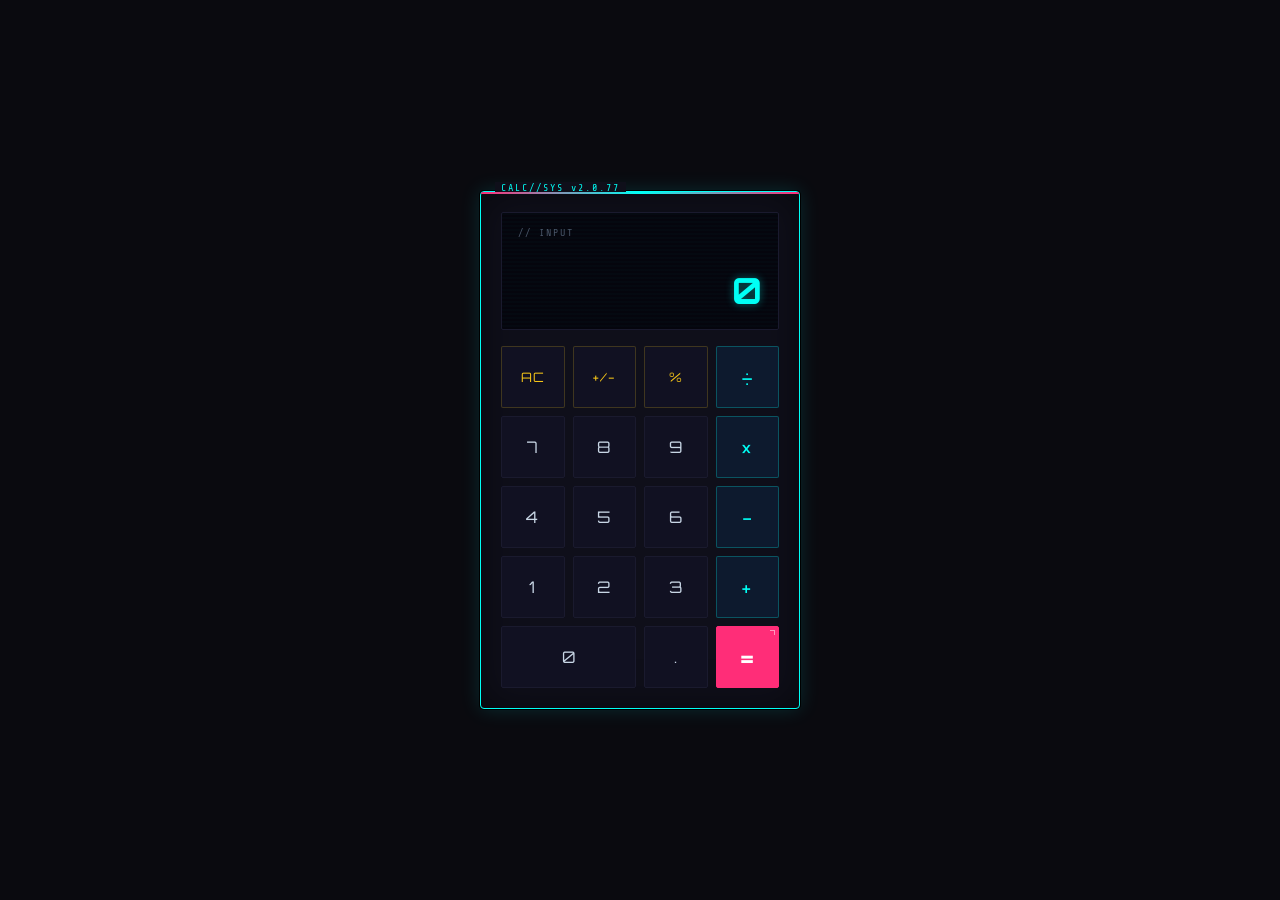
<file: calculator/index.html>
<!DOCTYPE html>
<html lang="en">
<head>
  <meta charset="UTF-8" />
  <meta name="viewport" content="width=device-width, initial-scale=1.0" />
  <title>CALC//SYS</title>
  <link rel="stylesheet" href="style.css" />
</head>
<body>
  <div class="calculator">
    <div class="display">
      <div class="display-label">// INPUT</div>
      <div class="expression" id="expression"></div>
      <div class="result" id="result">0</div>
    </div>
    <div class="buttons">
      <button class="btn util" data-action="clear">AC</button>
      <button class="btn util" data-action="sign">+/-</button>
      <button class="btn util" data-action="percent">%</button>
      <button class="btn op" data-value="/">÷</button>

      <button class="btn num" data-value="7">7</button>
      <button class="btn num" data-value="8">8</button>
      <button class="btn num" data-value="9">9</button>
      <button class="btn op" data-value="*">×</button>

      <button class="btn num" data-value="4">4</button>
      <button class="btn num" data-value="5">5</button>
      <button class="btn num" data-value="6">6</button>
      <button class="btn op" data-value="-">−</button>

      <button class="btn num" data-value="1">1</button>
      <button class="btn num" data-value="2">2</button>
      <button class="btn num" data-value="3">3</button>
      <button class="btn op" data-value="+">+</button>

      <button class="btn num wide" data-value="0">0</button>
      <button class="btn num" data-value=".">.</button>
      <button class="btn eq" data-action="equals">=</button>
    </div>
  </div>
  <script src="script.js"></script>
</body>
</html>
</file>
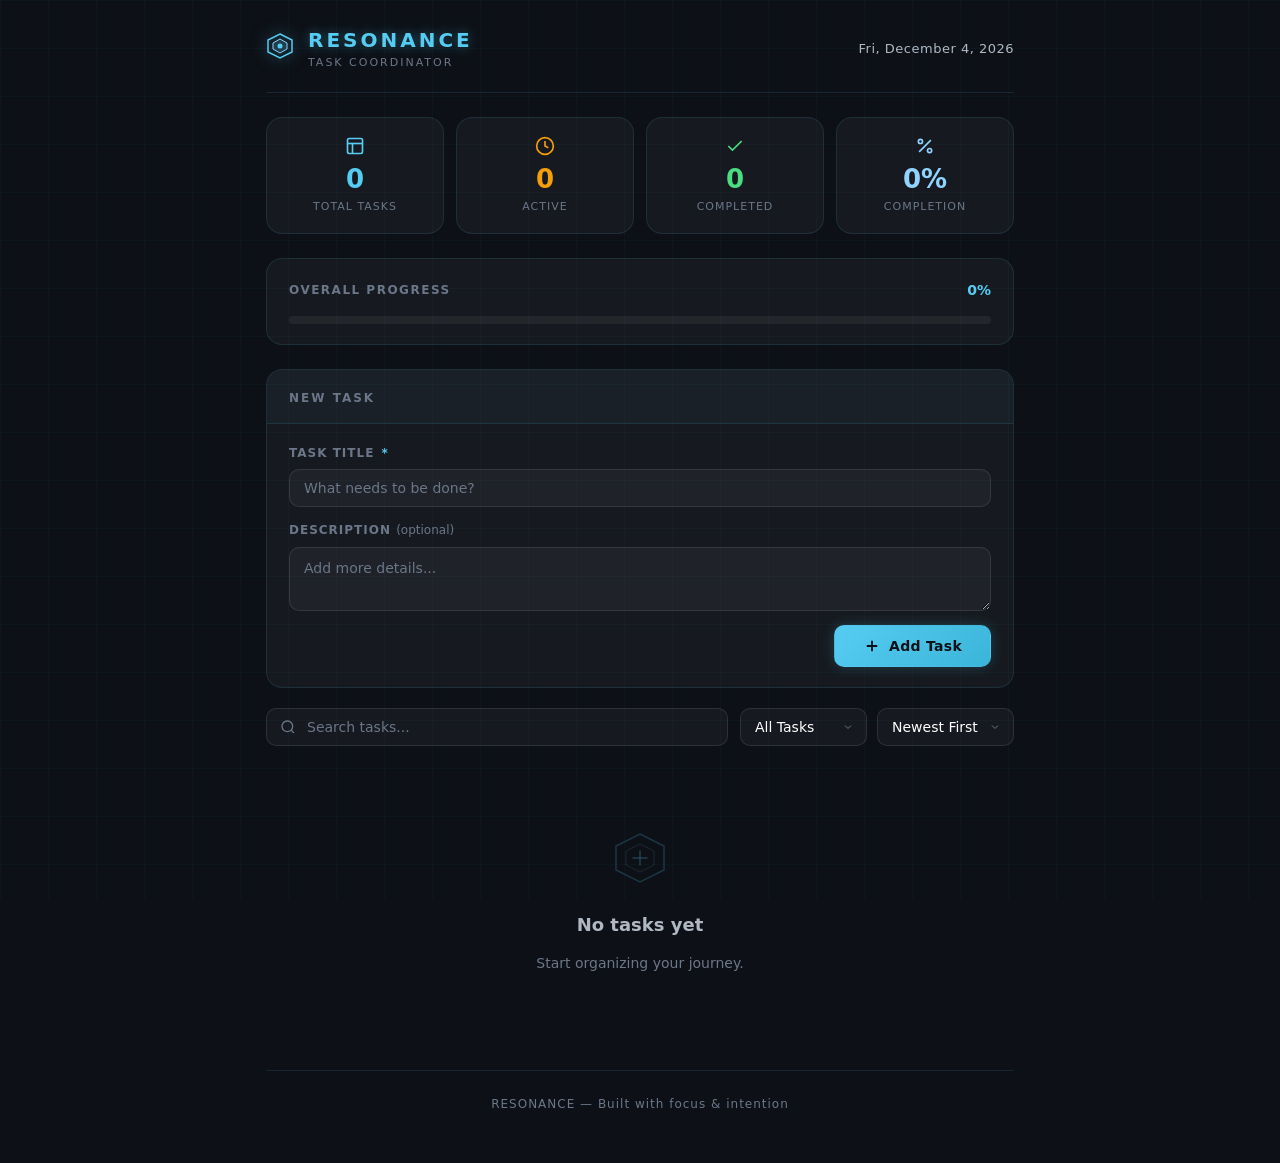
<file: todolist/index.html>
<!DOCTYPE html>
<html lang="en">
<head>
  <meta charset="UTF-8" />
  <meta name="viewport" content="width=device-width, initial-scale=1.0" />
  <title>RESONANCE — Task Manager</title>
  <link rel="stylesheet" href="style.css" />
</head>
<body>

  <!-- Toast container -->
  <div id="toast-container" aria-live="polite" aria-atomic="true"></div>

  <!-- Edit Modal -->
  <div id="edit-modal" class="modal-overlay" role="dialog" aria-modal="true" aria-labelledby="modal-title" hidden>
    <div class="modal-box">
      <div class="modal-header">
        <h2 id="modal-title">Edit Task</h2>
        <button class="modal-close" id="modal-close-btn" aria-label="Close modal">&times;</button>
      </div>
      <div class="modal-body">
        <label for="edit-title" class="form-label">Task Title <span class="required">*</span></label>
        <input type="text" id="edit-title" class="form-input" placeholder="Task title..." maxlength="120" />
        <label for="edit-desc" class="form-label" style="margin-top:14px;">Description <span class="optional">(optional)</span></label>
        <textarea id="edit-desc" class="form-input form-textarea" placeholder="Add details..." maxlength="400" rows="3"></textarea>
      </div>
      <div class="modal-footer">
        <button class="btn btn-ghost" id="modal-cancel-btn">Cancel</button>
        <button class="btn btn-primary" id="modal-save-btn">Save Changes</button>
      </div>
    </div>
  </div>

  <!-- Confirm Delete Modal -->
  <div id="confirm-modal" class="modal-overlay" role="dialog" aria-modal="true" aria-labelledby="confirm-title" hidden>
    <div class="modal-box modal-box--sm">
      <div class="modal-header">
        <h2 id="confirm-title">Delete Task?</h2>
      </div>
      <div class="modal-body">
        <p class="confirm-text">This action cannot be undone. The task will be permanently removed.</p>
      </div>
      <div class="modal-footer">
        <button class="btn btn-ghost" id="confirm-cancel-btn">Cancel</button>
        <button class="btn btn-danger" id="confirm-delete-btn">Delete</button>
      </div>
    </div>
  </div>

  <!-- App Wrapper -->
  <div class="app-wrapper">

    <!-- Header -->
    <header class="app-header" role="banner">
      <div class="header-inner">
        <div class="header-brand">
          <div class="brand-icon" aria-hidden="true">
            <svg width="28" height="28" viewBox="0 0 28 28" fill="none" xmlns="http://www.w3.org/2000/svg">
              <polygon points="14,2 26,8 26,20 14,26 2,20 2,8" fill="none" stroke="#56CCF2" stroke-width="1.5"/>
              <polygon points="14,7 21,11 21,17 14,21 7,17 7,11" fill="rgba(86,204,242,0.15)" stroke="#8FD3FE" stroke-width="1"/>
              <circle cx="14" cy="14" r="2.5" fill="#56CCF2"/>
            </svg>
          </div>
          <div>
            <h1 class="brand-title">RESONANCE</h1>
            <p class="brand-sub">Task Coordinator</p>
          </div>
        </div>
        <div class="header-date" id="header-date" aria-label="Current date"></div>
      </div>
    </header>

    <main class="app-main" role="main">

      <!-- Stats Dashboard -->
      <section class="section" aria-label="Task Statistics">
        <div class="stats-grid">
          <div class="stat-card" data-stat="total">
            <div class="stat-icon" aria-hidden="true">
              <svg width="20" height="20" viewBox="0 0 24 24" fill="none" stroke="currentColor" stroke-width="2"><rect x="3" y="3" width="18" height="18" rx="2"/><line x1="3" y1="9" x2="21" y2="9"/><line x1="9" y1="21" x2="9" y2="9"/></svg>
            </div>
            <div class="stat-value" id="stat-total">0</div>
            <div class="stat-label">Total Tasks</div>
          </div>
          <div class="stat-card" data-stat="active">
            <div class="stat-icon" aria-hidden="true">
              <svg width="20" height="20" viewBox="0 0 24 24" fill="none" stroke="currentColor" stroke-width="2"><circle cx="12" cy="12" r="10"/><polyline points="12 6 12 12 16 14"/></svg>
            </div>
            <div class="stat-value" id="stat-active">0</div>
            <div class="stat-label">Active</div>
          </div>
          <div class="stat-card" data-stat="completed">
            <div class="stat-icon" aria-hidden="true">
              <svg width="20" height="20" viewBox="0 0 24 24" fill="none" stroke="currentColor" stroke-width="2"><polyline points="20 6 9 17 4 12"/></svg>
            </div>
            <div class="stat-value" id="stat-completed">0</div>
            <div class="stat-label">Completed</div>
          </div>
          <div class="stat-card" data-stat="percent">
            <div class="stat-icon" aria-hidden="true">
              <svg width="20" height="20" viewBox="0 0 24 24" fill="none" stroke="currentColor" stroke-width="2"><line x1="19" y1="5" x2="5" y2="19"/><circle cx="6.5" cy="6.5" r="2.5"/><circle cx="17.5" cy="17.5" r="2.5"/></svg>
            </div>
            <div class="stat-value" id="stat-percent">0%</div>
            <div class="stat-label">Completion</div>
          </div>
        </div>
      </section>

      <!-- Progress Bar -->
      <section class="section" aria-label="Overall Progress">
        <div class="progress-card">
          <div class="progress-header">
            <span class="progress-label">Overall Progress</span>
            <span class="progress-value" id="progress-value">0%</span>
          </div>
          <div class="progress-track" role="progressbar" aria-valuenow="0" aria-valuemin="0" aria-valuemax="100" id="progress-track">
            <div class="progress-fill" id="progress-fill"></div>
            <div class="progress-glow" id="progress-glow"></div>
          </div>
        </div>
      </section>

      <!-- Task Creation -->
      <section class="section" aria-label="Create New Task">
        <div class="create-card">
          <div class="create-header">
            <span class="section-title">New Task</span>
          </div>
          <div class="create-body">
            <div class="input-group">
              <label for="task-title" class="form-label">Task Title <span class="required">*</span></label>
              <input
                type="text"
                id="task-title"
                class="form-input"
                placeholder="What needs to be done?"
                maxlength="120"
                aria-required="true"
                autocomplete="off"
              />
            </div>
            <div class="input-group">
              <label for="task-desc" class="form-label">Description <span class="optional">(optional)</span></label>
              <textarea
                id="task-desc"
                class="form-input form-textarea"
                placeholder="Add more details..."
                maxlength="400"
                rows="2"
              ></textarea>
            </div>
            <button class="btn btn-primary btn-add" id="add-task-btn" aria-label="Add new task">
              <svg width="18" height="18" viewBox="0 0 24 24" fill="none" stroke="currentColor" stroke-width="2.5" aria-hidden="true"><line x1="12" y1="5" x2="12" y2="19"/><line x1="5" y1="12" x2="19" y2="12"/></svg>
              Add Task
            </button>
          </div>
        </div>
      </section>

      <!-- Task Controls -->
      <section class="section section--controls" aria-label="Search and Filter Tasks">
        <div class="controls-row">
          <div class="search-wrap">
            <svg class="search-icon" width="16" height="16" viewBox="0 0 24 24" fill="none" stroke="currentColor" stroke-width="2" aria-hidden="true"><circle cx="11" cy="11" r="8"/><line x1="21" y1="21" x2="16.65" y2="16.65"/></svg>
            <input
              type="search"
              id="search-input"
              class="form-input search-input"
              placeholder="Search tasks..."
              aria-label="Search tasks"
              autocomplete="off"
            />
          </div>
          <div class="selects-row">
            <div class="select-wrap">
              <label for="filter-select" class="sr-only">Filter tasks</label>
              <select id="filter-select" class="form-select" aria-label="Filter tasks">
                <option value="all">All Tasks</option>
                <option value="active">Active</option>
                <option value="completed">Completed</option>
              </select>
            </div>
            <div class="select-wrap">
              <label for="sort-select" class="sr-only">Sort tasks</label>
              <select id="sort-select" class="form-select" aria-label="Sort tasks">
                <option value="newest">Newest First</option>
                <option value="oldest">Oldest First</option>
                <option value="alpha">Alphabetical</option>
              </select>
            </div>
          </div>
        </div>
      </section>

      <!-- Task List -->
      <section class="section" aria-label="Task List" aria-live="polite">
        <div id="task-list" class="task-list"></div>
        <div id="empty-state" class="empty-state" hidden>
          <div class="empty-icon" aria-hidden="true">
            <svg width="56" height="56" viewBox="0 0 56 56" fill="none">
              <polygon points="28,4 52,16 52,40 28,52 4,40 4,16" fill="none" stroke="#56CCF2" stroke-width="1.5" opacity="0.4"/>
              <polygon points="28,14 42,21 42,35 28,42 14,35 14,21" fill="none" stroke="#8FD3FE" stroke-width="1" opacity="0.25"/>
              <line x1="28" y1="21" x2="28" y2="35" stroke="#56CCF2" stroke-width="1.5" opacity="0.5" stroke-linecap="round"/>
              <line x1="21" y1="28" x2="35" y2="28" stroke="#56CCF2" stroke-width="1.5" opacity="0.5" stroke-linecap="round"/>
            </svg>
          </div>
          <p class="empty-title">No tasks yet</p>
          <p class="empty-sub">Start organizing your journey.</p>
        </div>
      </section>

    </main>

    <footer class="app-footer" role="contentinfo">
      <p>RESONANCE &mdash; Built with focus &amp; intention</p>
    </footer>

  </div>

  <script src="script.js"></script>
</body>
</html>
</file>
<file: calculator/style.css>
@import url('https://fonts.googleapis.com/css2?family=Share+Tech+Mono&family=Orbitron:wght@400;700&display=swap');

*, *::before, *::after { box-sizing: border-box; margin: 0; padding: 0; }

:root {
  --bg:       #0a0a0f;
  --surface:  #0f0f1a;
  --border:   #1a1a2e;
  --cyan:     #00fff5;
  --pink:     #ff2d78;
  --yellow:   #f5c518;
  --text:     #c8d6e5;
  --dim:      #4a5568;
  --num-bg:   #111122;
  --num-hover:#1a1a33;
  --op-bg:    #0d1a2e;
  --op-hover: #152340;
}

body {
  background: var(--bg);
  display: flex;
  align-items: center;
  justify-content: center;
  min-height: 100vh;
  font-family: 'Share Tech Mono', monospace;
}

.calculator {
  width: 320px;
  background: var(--surface);
  border: 1px solid var(--cyan);
  border-radius: 4px;
  padding: 20px;
  position: relative;
  box-shadow:
    0 0 0 1px #000,
    0 0 20px rgba(0,255,245,0.15),
    inset 0 0 40px rgba(0,0,0,0.5);
}

.calculator::before {
  content: 'CALC//SYS v2.0.77';
  position: absolute;
  top: -10px;
  left: 14px;
  background: var(--surface);
  color: var(--cyan);
  font-size: 10px;
  letter-spacing: 2px;
  padding: 0 6px;
}

.calculator::after {
  content: '';
  position: absolute;
  top: 0; left: 0; right: 0;
  height: 2px;
  background: linear-gradient(90deg, var(--pink), var(--cyan), var(--pink));
  border-radius: 4px 4px 0 0;
}

/* Display */
.display {
  background: #05050d;
  border: 1px solid var(--border);
  border-radius: 2px;
  padding: 14px 16px 16px;
  margin-bottom: 16px;
  min-height: 110px;
  display: flex;
  flex-direction: column;
  justify-content: flex-end;
  overflow: hidden;
  position: relative;
}

.display::before {
  content: '';
  position: absolute;
  top: 0; left: 0; right: 0; bottom: 0;
  background: repeating-linear-gradient(
    0deg,
    transparent,
    transparent 2px,
    rgba(0,255,245,0.015) 2px,
    rgba(0,255,245,0.015) 4px
  );
  pointer-events: none;
}

.display-label {
  font-size: 10px;
  color: var(--dim);
  letter-spacing: 2px;
  margin-bottom: 8px;
}

.expression {
  font-size: 13px;
  color: var(--dim);
  text-align: right;
  min-height: 18px;
  word-break: break-all;
  margin-bottom: 4px;
}

.result {
  font-family: 'Orbitron', monospace;
  font-size: 36px;
  font-weight: 700;
  color: var(--cyan);
  text-align: right;
  word-break: break-all;
  text-shadow: 0 0 8px rgba(0,255,245,0.4);
  transition: color 0.1s;
}

.result.error { color: var(--pink); font-size: 20px; }

/* Buttons grid */
.buttons {
  display: grid;
  grid-template-columns: repeat(4, 1fr);
  gap: 8px;
}

.btn {
  height: 62px;
  background: var(--num-bg);
  color: var(--text);
  border: 1px solid var(--border);
  border-radius: 2px;
  font-family: 'Orbitron', monospace;
  font-size: 16px;
  cursor: pointer;
  transition: background 0.1s, color 0.1s, border-color 0.1s, transform 0.08s;
  position: relative;
  letter-spacing: 1px;
}

.btn:hover { background: var(--num-hover); border-color: var(--dim); }
.btn:active { transform: scale(0.95); }

.btn.wide { grid-column: span 2; }

/* Operator buttons */
.btn.op {
  background: var(--op-bg);
  color: var(--cyan);
  border-color: rgba(0,255,245,0.25);
  font-size: 20px;
}
.btn.op:hover { background: var(--op-hover); border-color: var(--cyan); }
.btn.op.active-op {
  background: rgba(0,255,245,0.12);
  border-color: var(--cyan);
  color: #fff;
}

/* Utility buttons (AC, +/-, %) */
.btn.util {
  color: var(--yellow);
  background: var(--num-bg);
  border-color: rgba(245,197,24,0.2);
  font-size: 13px;
}
.btn.util:hover { border-color: var(--yellow); }

/* Equals */
.btn.eq {
  background: var(--pink);
  color: #fff;
  border-color: var(--pink);
  font-size: 22px;
  font-weight: 700;
}
.btn.eq:hover { background: #ff4d8d; border-color: #ff4d8d; }
.btn.eq:active { transform: scale(0.95); }

/* Corner accent marks */
.btn::before, .btn::after { display: none; }
.btn.eq::before {
  content: '';
  display: block;
  position: absolute;
  top: 3px; right: 3px;
  width: 5px; height: 5px;
  border-top: 1px solid rgba(255,255,255,0.5);
  border-right: 1px solid rgba(255,255,255,0.5);
}
</file>
<file: todolist/style.css>
/* ============================================================
   RESONANCE — Task Manager
   Style Sheet
   ============================================================ */

/* ── Variables ─────────────────────────────────────────────── */
:root {
  --bg-primary:      #0D1117;
  --bg-secondary:    #161B22;
  --bg-tertiary:     #1C2333;
  --card-bg:         rgba(255,255,255,0.04);
  --card-border:     rgba(86,204,242,0.12);
  --card-hover:      rgba(86,204,242,0.06);

  --accent-primary:  #56CCF2;
  --accent-secondary:#8FD3FE;
  --accent-glow:     rgba(86,204,242,0.2);

  --text-primary:    #FFFFFF;
  --text-secondary:  #B0B8C4;
  --text-muted:      #6B7789;

  --success:         #4ADE80;
  --success-bg:      rgba(74,222,128,0.08);
  --danger:          #EF4444;
  --danger-bg:       rgba(239,68,68,0.08);
  --warning:         #F59E0B;

  --radius-sm:       6px;
  --radius-md:       10px;
  --radius-lg:       16px;
  --radius-xl:       20px;

  --transition:      0.2s ease;
  --transition-slow: 0.35s ease;

  --font-main:       'Segoe UI', system-ui, -apple-system, sans-serif;
  --font-mono:       'Courier New', monospace;

  --shadow-card:     0 4px 24px rgba(0,0,0,0.4);
  --shadow-glow:     0 0 20px rgba(86,204,242,0.15);
}

/* ── Reset ─────────────────────────────────────────────────── */
*, *::before, *::after { box-sizing: border-box; margin: 0; padding: 0; }
html { scroll-behavior: smooth; }

body {
  font-family: var(--font-main);
  background-color: var(--bg-primary);
  color: var(--text-primary);
  min-height: 100vh;
  line-height: 1.6;
  -webkit-font-smoothing: antialiased;
  overflow-x: hidden;
}

/* Subtle grid background */
body::before {
  content: '';
  position: fixed;
  inset: 0;
  background-image:
    linear-gradient(rgba(86,204,242,0.03) 1px, transparent 1px),
    linear-gradient(90deg, rgba(86,204,242,0.03) 1px, transparent 1px);
  background-size: 48px 48px;
  pointer-events: none;
  z-index: 0;
}

.sr-only {
  position: absolute; width: 1px; height: 1px;
  padding: 0; margin: -1px; overflow: hidden;
  clip: rect(0,0,0,0); white-space: nowrap; border: 0;
}

/* ── App Layout ─────────────────────────────────────────────── */
.app-wrapper {
  position: relative;
  z-index: 1;
  max-width: 780px;
  margin: 0 auto;
  padding: 0 16px 48px;
  animation: fadeSlideUp 0.5s ease both;
}

@keyframes fadeSlideUp {
  from { opacity: 0; transform: translateY(20px); }
  to   { opacity: 1; transform: translateY(0); }
}

/* ── Header ─────────────────────────────────────────────────── */
.app-header {
  padding: 28px 0 20px;
  border-bottom: 1px solid var(--card-border);
  margin-bottom: 8px;
}

.header-inner {
  display: flex;
  align-items: center;
  justify-content: space-between;
  gap: 16px;
}

.header-brand {
  display: flex;
  align-items: center;
  gap: 14px;
}

.brand-icon {
  flex-shrink: 0;
  filter: drop-shadow(0 0 8px rgba(86,204,242,0.5));
}

.brand-title {
  font-size: 20px;
  font-weight: 700;
  letter-spacing: 3px;
  color: var(--accent-primary);
  text-shadow: 0 0 12px rgba(86,204,242,0.4);
  line-height: 1.2;
}

.brand-sub {
  font-size: 11px;
  letter-spacing: 2px;
  color: var(--text-muted);
  text-transform: uppercase;
  margin-top: 2px;
}

.header-date {
  font-size: 13px;
  color: var(--text-secondary);
  letter-spacing: 0.5px;
  text-align: right;
  flex-shrink: 0;
}

/* ── Sections ───────────────────────────────────────────────── */
.section {
  margin-top: 24px;
}

.section-title {
  font-size: 12px;
  font-weight: 600;
  letter-spacing: 2px;
  text-transform: uppercase;
  color: var(--text-muted);
}

/* ── Stats Grid ─────────────────────────────────────────────── */
.stats-grid {
  display: grid;
  grid-template-columns: repeat(4, 1fr);
  gap: 12px;
}

.stat-card {
  background: var(--card-bg);
  border: 1px solid var(--card-border);
  border-radius: var(--radius-lg);
  padding: 18px 16px;
  text-align: center;
  transition: transform var(--transition), border-color var(--transition), box-shadow var(--transition);
  animation: fadeSlideUp 0.5s ease both;
  cursor: default;
}

.stat-card:nth-child(1) { animation-delay: 0.05s; }
.stat-card:nth-child(2) { animation-delay: 0.1s; }
.stat-card:nth-child(3) { animation-delay: 0.15s; }
.stat-card:nth-child(4) { animation-delay: 0.2s; }

.stat-card:hover {
  transform: translateY(-3px);
  border-color: rgba(86,204,242,0.3);
  box-shadow: var(--shadow-glow);
}

.stat-card[data-stat="total"]     { --card-accent: var(--accent-primary); }
.stat-card[data-stat="active"]    { --card-accent: var(--warning); }
.stat-card[data-stat="completed"] { --card-accent: var(--success); }
.stat-card[data-stat="percent"]   { --card-accent: var(--accent-secondary); }

.stat-icon {
  color: var(--card-accent, var(--accent-primary));
  margin-bottom: 10px;
  display: flex;
  justify-content: center;
}

.stat-value {
  font-size: 26px;
  font-weight: 700;
  color: var(--card-accent, var(--text-primary));
  line-height: 1;
  margin-bottom: 6px;
  font-variant-numeric: tabular-nums;
}

.stat-label {
  font-size: 11px;
  letter-spacing: 1px;
  color: var(--text-muted);
  text-transform: uppercase;
}

/* ── Progress ───────────────────────────────────────────────── */
.progress-card {
  background: var(--card-bg);
  border: 1px solid var(--card-border);
  border-radius: var(--radius-lg);
  padding: 20px 22px;
}

.progress-header {
  display: flex;
  justify-content: space-between;
  align-items: center;
  margin-bottom: 14px;
}

.progress-label {
  font-size: 12px;
  letter-spacing: 1.5px;
  text-transform: uppercase;
  color: var(--text-muted);
  font-weight: 600;
}

.progress-value {
  font-size: 14px;
  font-weight: 700;
  color: var(--accent-primary);
  font-variant-numeric: tabular-nums;
}

.progress-track {
  height: 8px;
  background: rgba(255,255,255,0.06);
  border-radius: 100px;
  overflow: hidden;
  position: relative;
}

.progress-fill {
  height: 100%;
  width: 0%;
  background: linear-gradient(90deg, var(--accent-primary), var(--accent-secondary));
  border-radius: 100px;
  transition: width 0.6s cubic-bezier(0.4, 0, 0.2, 1);
  position: relative;
}

.progress-fill::after {
  content: '';
  position: absolute;
  right: 0; top: 0; bottom: 0;
  width: 40px;
  background: linear-gradient(90deg, transparent, rgba(255,255,255,0.3));
  border-radius: 100px;
}

/* ── Create Card ─────────────────────────────────────────────── */
.create-card {
  background: var(--card-bg);
  border: 1px solid var(--card-border);
  border-radius: var(--radius-lg);
  overflow: hidden;
  transition: box-shadow var(--transition);
}

.create-card:focus-within {
  border-color: rgba(86,204,242,0.3);
  box-shadow: var(--shadow-glow);
}

.create-header {
  padding: 14px 22px;
  border-bottom: 1px solid var(--card-border);
  background: rgba(86,204,242,0.03);
}

.create-body {
  padding: 20px 22px;
  display: flex;
  flex-direction: column;
  gap: 14px;
}

/* ── Controls ───────────────────────────────────────────────── */
.section--controls { margin-top: 20px; }

.controls-row {
  display: flex;
  gap: 12px;
  align-items: center;
  flex-wrap: wrap;
}

.search-wrap {
  position: relative;
  flex: 1;
  min-width: 200px;
}

.search-icon {
  position: absolute;
  left: 14px;
  top: 50%;
  transform: translateY(-50%);
  color: var(--text-muted);
  pointer-events: none;
}

.search-input { padding-left: 40px !important; }

.selects-row {
  display: flex;
  gap: 10px;
}

.select-wrap { position: relative; }

/* ── Form Elements ───────────────────────────────────────────── */
.input-group { display: flex; flex-direction: column; gap: 6px; }

.form-label {
  font-size: 12px;
  font-weight: 600;
  letter-spacing: 1px;
  text-transform: uppercase;
  color: var(--text-muted);
}

.required { color: var(--accent-primary); margin-left: 2px; }
.optional  { color: var(--text-muted); font-weight: 400; text-transform: none; letter-spacing: 0; }

.form-input,
.form-select {
  width: 100%;
  background: rgba(255,255,255,0.04);
  border: 1px solid rgba(255,255,255,0.1);
  border-radius: var(--radius-md);
  color: var(--text-primary);
  font-family: var(--font-main);
  font-size: 14px;
  padding: 10px 14px;
  transition: border-color var(--transition), box-shadow var(--transition), background var(--transition);
  outline: none;
  appearance: none;
  -webkit-appearance: none;
}

.form-input::placeholder { color: var(--text-muted); }

.form-input:hover,
.form-select:hover {
  border-color: rgba(86,204,242,0.25);
  background: rgba(255,255,255,0.06);
}

.form-input:focus,
.form-select:focus {
  border-color: var(--accent-primary);
  box-shadow: 0 0 0 3px rgba(86,204,242,0.12);
  background: rgba(86,204,242,0.04);
}

.form-textarea {
  resize: vertical;
  min-height: 64px;
  line-height: 1.5;
}

.form-select {
  padding-right: 34px;
  background-image: url("data:image/svg+xml,%3Csvg xmlns='http://www.w3.org/2000/svg' width='12' height='12' viewBox='0 0 24 24' fill='none' stroke='%236B7789' stroke-width='2'%3E%3Cpolyline points='6 9 12 15 18 9'/%3E%3C/svg%3E");
  background-repeat: no-repeat;
  background-position: right 12px center;
  cursor: pointer;
}

.form-select option {
  background: var(--bg-secondary);
  color: var(--text-primary);
}

/* ── Buttons ─────────────────────────────────────────────────── */
.btn {
  display: inline-flex;
  align-items: center;
  justify-content: center;
  gap: 8px;
  padding: 10px 20px;
  border-radius: var(--radius-md);
  font-family: var(--font-main);
  font-size: 14px;
  font-weight: 600;
  cursor: pointer;
  border: 1px solid transparent;
  transition: all var(--transition);
  letter-spacing: 0.3px;
  white-space: nowrap;
}

.btn:focus-visible {
  outline: 2px solid var(--accent-primary);
  outline-offset: 2px;
}

.btn:active { transform: scale(0.97); }

.btn-primary {
  background: linear-gradient(135deg, var(--accent-primary), #3ab5d8);
  color: #0D1117;
  border-color: transparent;
  box-shadow: 0 0 14px rgba(86,204,242,0.2);
}
.btn-primary:hover {
  background: linear-gradient(135deg, #7edcf7, var(--accent-primary));
  box-shadow: 0 0 22px rgba(86,204,242,0.35);
  transform: translateY(-1px);
}

.btn-ghost {
  background: transparent;
  color: var(--text-secondary);
  border-color: rgba(255,255,255,0.12);
}
.btn-ghost:hover {
  background: rgba(255,255,255,0.06);
  color: var(--text-primary);
  border-color: rgba(255,255,255,0.2);
}

.btn-danger {
  background: var(--danger);
  color: #fff;
  border-color: transparent;
}
.btn-danger:hover {
  background: #f87171;
  box-shadow: 0 0 14px rgba(239,68,68,0.3);
  transform: translateY(-1px);
}

.btn-icon {
  width: 34px;
  height: 34px;
  padding: 0;
  border-radius: var(--radius-sm);
  font-size: 16px;
  background: transparent;
  color: var(--text-muted);
  border-color: transparent;
}
.btn-icon:hover { background: rgba(255,255,255,0.08); color: var(--text-primary); }
.btn-icon.btn-complete:hover { color: var(--success); background: var(--success-bg); }
.btn-icon.btn-edit:hover    { color: var(--accent-primary); background: var(--accent-glow); }
.btn-icon.btn-delete:hover  { color: var(--danger); background: var(--danger-bg); }
.btn-icon.completed-check   { color: var(--success); }

.btn-add {
  align-self: flex-end;
  padding: 11px 28px;
}

/* ── Task List ───────────────────────────────────────────────── */
.task-list {
  display: flex;
  flex-direction: column;
  gap: 10px;
}

/* Task Card */
.task-card {
  background: var(--card-bg);
  border: 1px solid var(--card-border);
  border-radius: var(--radius-lg);
  padding: 16px 18px;
  display: flex;
  align-items: flex-start;
  gap: 14px;
  transition: transform var(--transition), box-shadow var(--transition), border-color var(--transition), opacity var(--transition);
  animation: taskIn 0.3s ease both;
  position: relative;
  overflow: hidden;
}

@keyframes taskIn {
  from { opacity: 0; transform: scale(0.97) translateY(8px); }
  to   { opacity: 1; transform: scale(1) translateY(0); }
}

.task-card::before {
  content: '';
  position: absolute;
  left: 0; top: 0; bottom: 0;
  width: 3px;
  background: linear-gradient(180deg, var(--accent-primary), var(--accent-secondary));
  border-radius: 3px 0 0 3px;
  opacity: 0;
  transition: opacity var(--transition);
}

.task-card:hover {
  transform: translateY(-2px);
  box-shadow: var(--shadow-glow), var(--shadow-card);
  border-color: rgba(86,204,242,0.22);
}

.task-card:hover::before { opacity: 1; }

.task-card.is-completed {
  opacity: 0.6;
  border-color: rgba(74,222,128,0.15);
}

.task-card.is-completed::before {
  background: var(--success);
  opacity: 1;
}

.task-card.is-completed .task-title {
  text-decoration: line-through;
  color: var(--text-muted);
}

/* Delete animation */
.task-card.is-removing {
  animation: taskOut 0.3s ease forwards;
}

@keyframes taskOut {
  to { opacity: 0; transform: scale(0.95) translateY(-6px); max-height: 0; padding: 0; margin: 0; }
}

/* Task card content */
.task-check-area {
  flex-shrink: 0;
  margin-top: 2px;
}

.task-body { flex: 1; min-width: 0; }

.task-title {
  font-size: 15px;
  font-weight: 600;
  color: var(--text-primary);
  margin-bottom: 4px;
  word-break: break-word;
  transition: color var(--transition);
}

.task-desc {
  font-size: 13px;
  color: var(--text-secondary);
  margin-bottom: 8px;
  word-break: break-word;
  line-height: 1.5;
}

.task-meta {
  font-size: 11px;
  color: var(--text-muted);
  letter-spacing: 0.5px;
}

.task-actions {
  display: flex;
  gap: 4px;
  flex-shrink: 0;
  align-self: flex-start;
}

/* ── Empty State ─────────────────────────────────────────────── */
.empty-state {
  display: flex;
  flex-direction: column;
  align-items: center;
  justify-content: center;
  padding: 60px 20px;
  gap: 12px;
  animation: fadeSlideUp 0.4s ease both;
}

.empty-icon { opacity: 0.5; margin-bottom: 6px; }

.empty-title {
  font-size: 18px;
  font-weight: 600;
  color: var(--text-secondary);
}

.empty-sub {
  font-size: 14px;
  color: var(--text-muted);
}

/* ── Modal ───────────────────────────────────────────────────── */
.modal-overlay {
  position: fixed;
  inset: 0;
  background: rgba(0,0,0,0.7);
  backdrop-filter: blur(4px);
  display: flex;
  align-items: center;
  justify-content: center;
  z-index: 100;
  padding: 16px;
  animation: fadeIn 0.2s ease both;
}

.modal-overlay[hidden] { display: none; }

@keyframes fadeIn {
  from { opacity: 0; }
  to   { opacity: 1; }
}

.modal-box {
  background: var(--bg-secondary);
  border: 1px solid var(--card-border);
  border-radius: var(--radius-xl);
  width: 100%;
  max-width: 480px;
  box-shadow: 0 24px 64px rgba(0,0,0,0.6), var(--shadow-glow);
  animation: modalIn 0.25s ease both;
}

.modal-box--sm { max-width: 360px; }

@keyframes modalIn {
  from { opacity: 0; transform: scale(0.95) translateY(10px); }
  to   { opacity: 1; transform: scale(1) translateY(0); }
}

.modal-header {
  display: flex;
  align-items: center;
  justify-content: space-between;
  padding: 20px 24px 16px;
  border-bottom: 1px solid var(--card-border);
}

.modal-header h2 {
  font-size: 16px;
  font-weight: 600;
  color: var(--text-primary);
  letter-spacing: 0.3px;
}

.modal-close {
  width: 30px; height: 30px;
  background: transparent;
  border: none;
  color: var(--text-muted);
  font-size: 22px;
  cursor: pointer;
  border-radius: var(--radius-sm);
  display: flex; align-items: center; justify-content: center;
  line-height: 1;
  transition: color var(--transition), background var(--transition);
}
.modal-close:hover { color: var(--text-primary); background: rgba(255,255,255,0.08); }

.modal-body {
  padding: 20px 24px;
  display: flex;
  flex-direction: column;
  gap: 6px;
}

.confirm-text { font-size: 14px; color: var(--text-secondary); line-height: 1.6; }

.modal-footer {
  display: flex;
  justify-content: flex-end;
  gap: 10px;
  padding: 16px 24px 20px;
  border-top: 1px solid var(--card-border);
}

/* ── Toast Notifications ────────────────────────────────────── */
#toast-container {
  position: fixed;
  bottom: 24px;
  right: 24px;
  z-index: 200;
  display: flex;
  flex-direction: column;
  gap: 10px;
  pointer-events: none;
}

.toast {
  background: var(--bg-secondary);
  border: 1px solid var(--card-border);
  border-radius: var(--radius-md);
  padding: 12px 18px;
  font-size: 13px;
  color: var(--text-primary);
  display: flex;
  align-items: center;
  gap: 10px;
  min-width: 220px;
  max-width: 320px;
  box-shadow: var(--shadow-card);
  animation: toastIn 0.3s ease both;
  pointer-events: auto;
}

@keyframes toastIn {
  from { opacity: 0; transform: translateX(20px); }
  to   { opacity: 1; transform: translateX(0); }
}

.toast.is-hiding {
  animation: toastOut 0.3s ease forwards;
}

@keyframes toastOut {
  to { opacity: 0; transform: translateX(20px); }
}

.toast-dot {
  width: 8px; height: 8px;
  border-radius: 50%;
  flex-shrink: 0;
}

.toast--added    .toast-dot { background: var(--success); }
.toast--updated  .toast-dot { background: var(--accent-primary); }
.toast--completed .toast-dot { background: var(--success); }
.toast--deleted  .toast-dot { background: var(--danger); }

/* ── Footer ─────────────────────────────────────────────────── */
.app-footer {
  text-align: center;
  padding: 24px 0 0;
  font-size: 12px;
  color: var(--text-muted);
  letter-spacing: 1px;
  border-top: 1px solid var(--card-border);
  margin-top: 36px;
}

/* ── Responsive ─────────────────────────────────────────────── */
@media (max-width: 600px) {
  .stats-grid { grid-template-columns: repeat(2, 1fr); }
  .controls-row { flex-direction: column; align-items: stretch; }
  .search-wrap { min-width: unset; }
  .selects-row { flex-direction: row; }
  .selects-row .form-select { flex: 1; }
}
</file>
